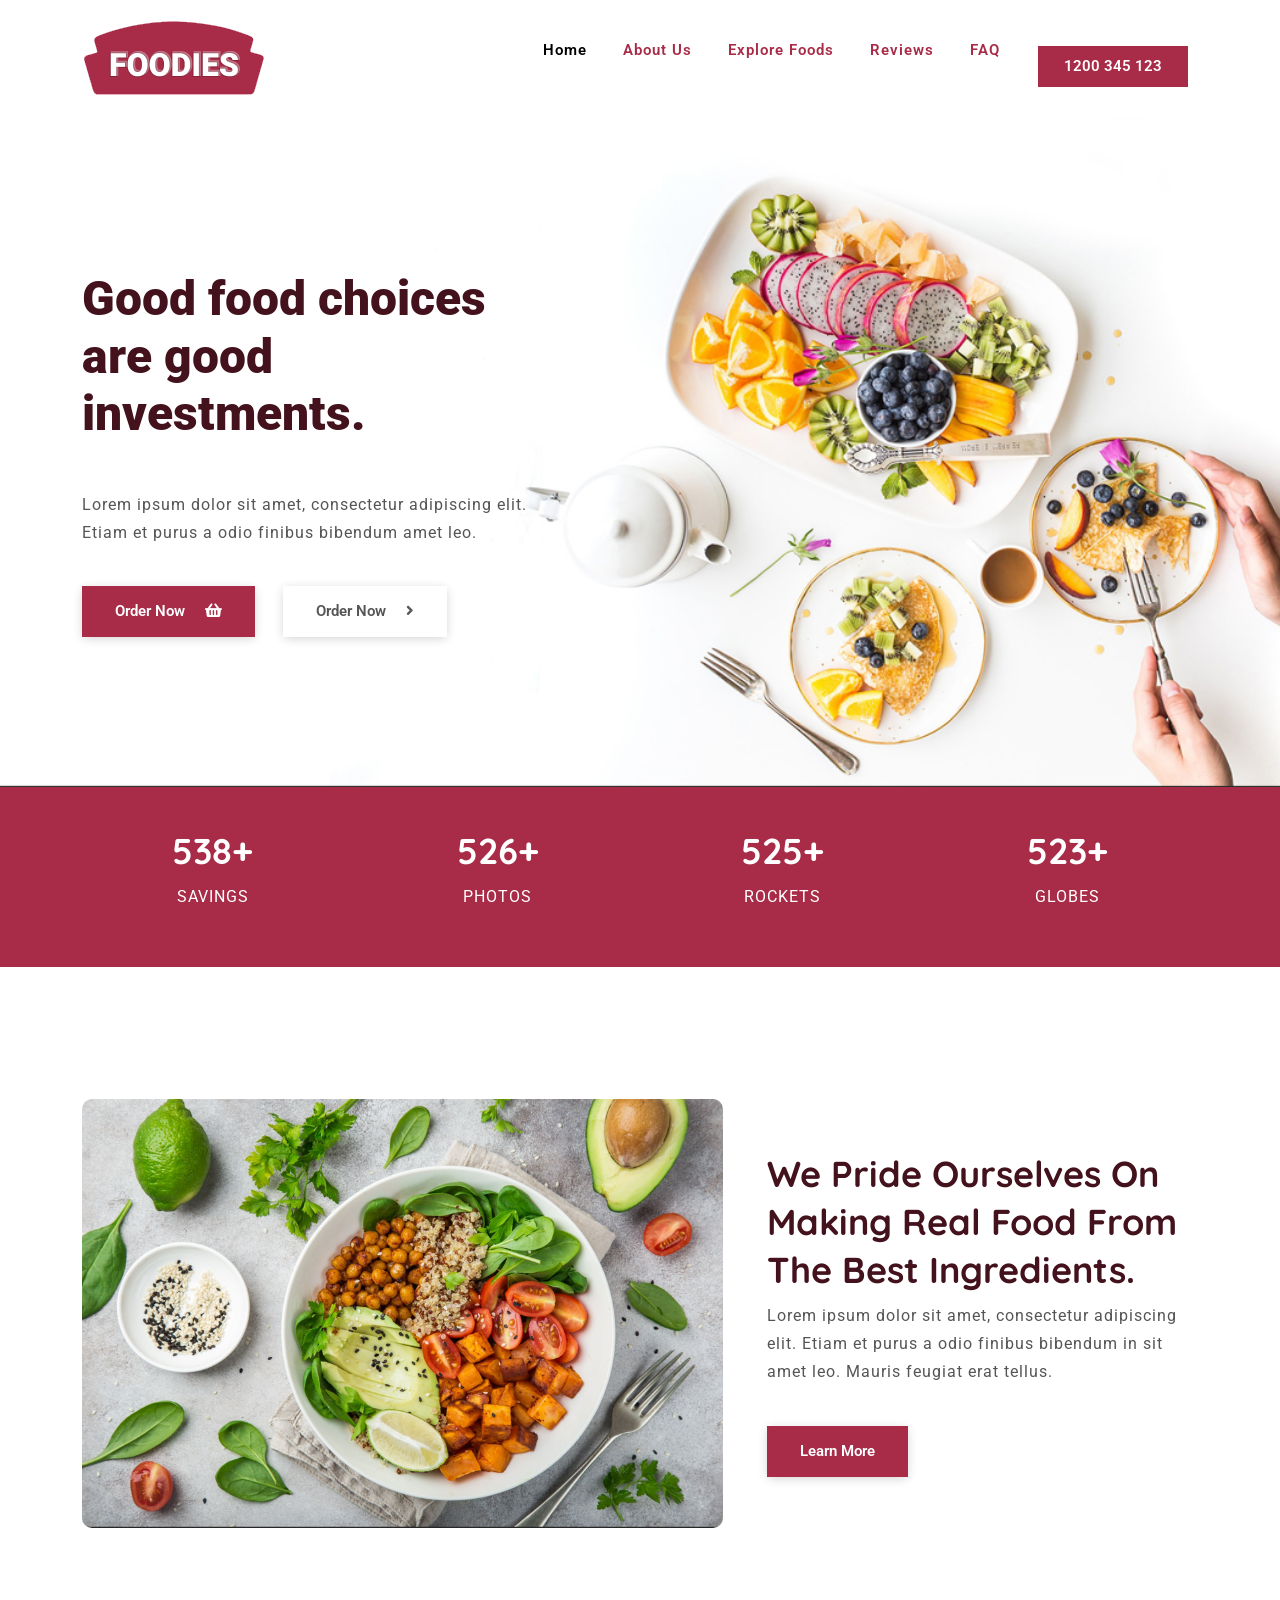
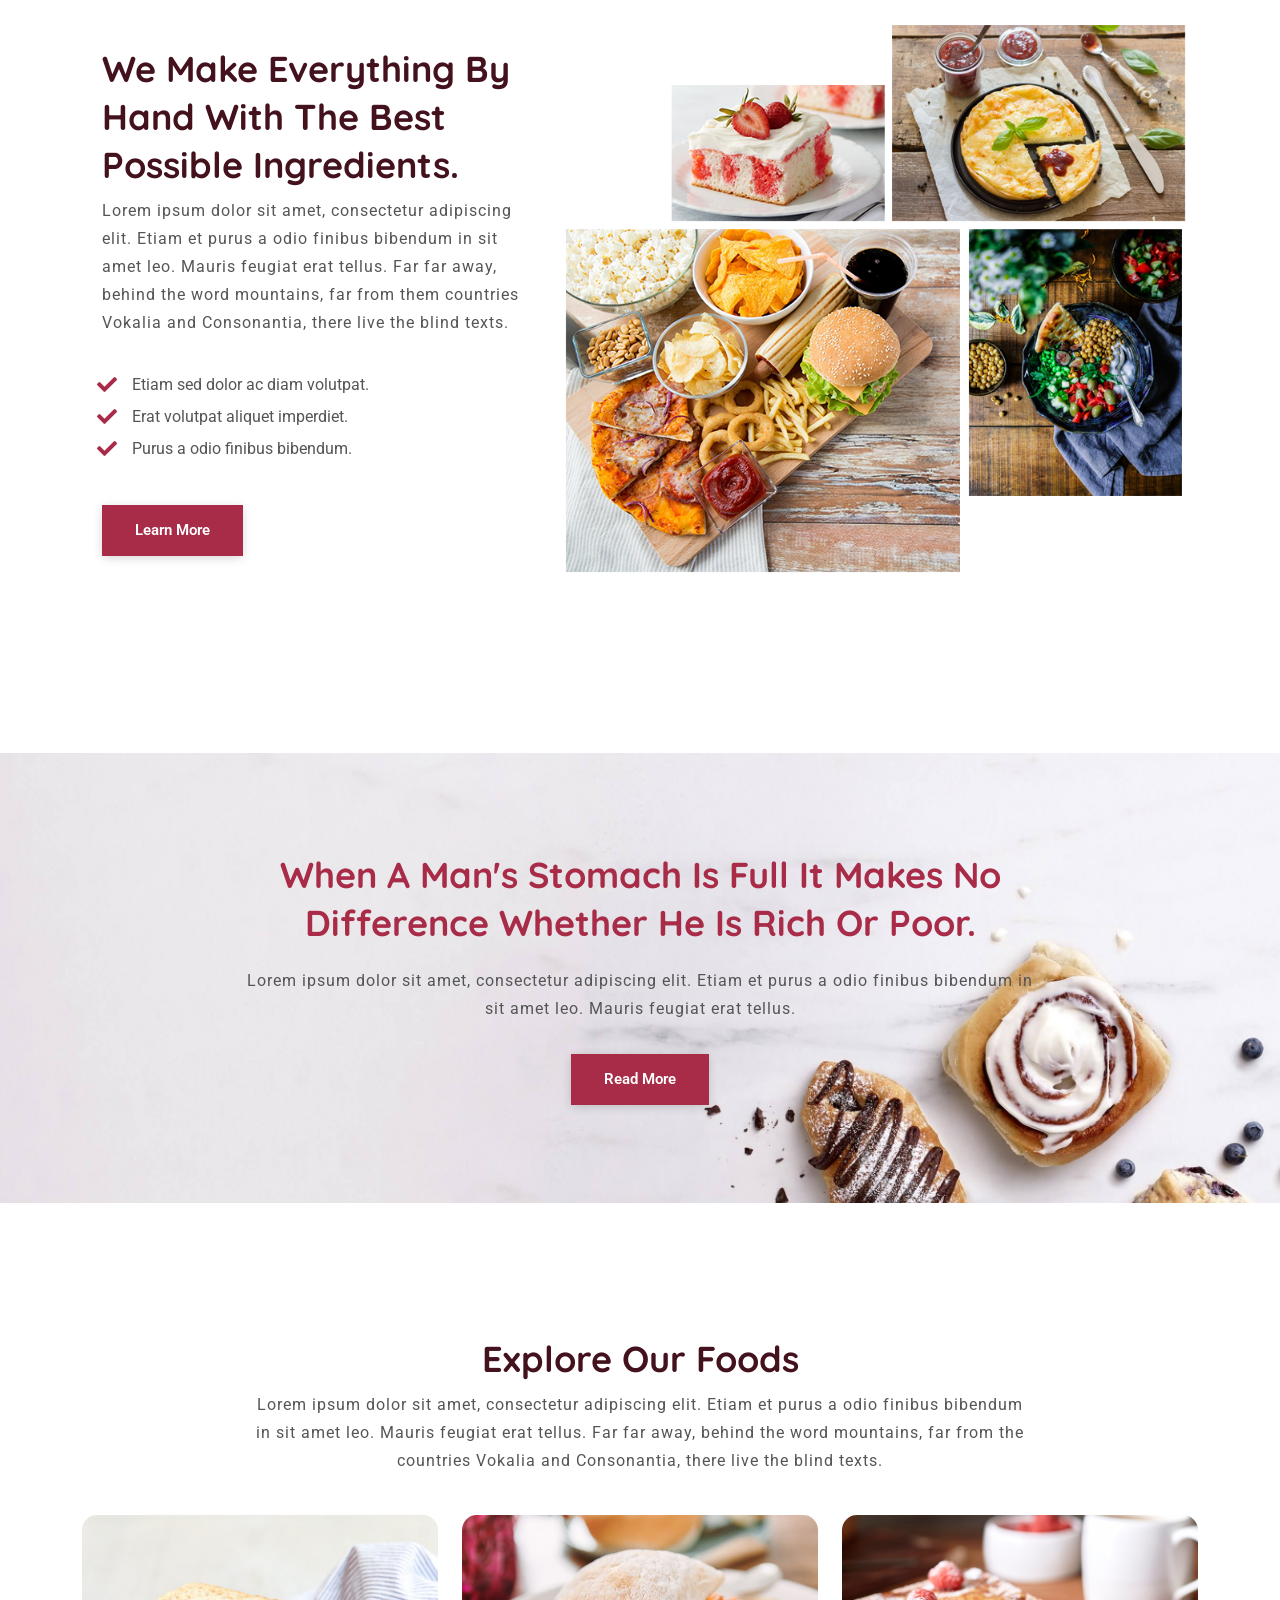
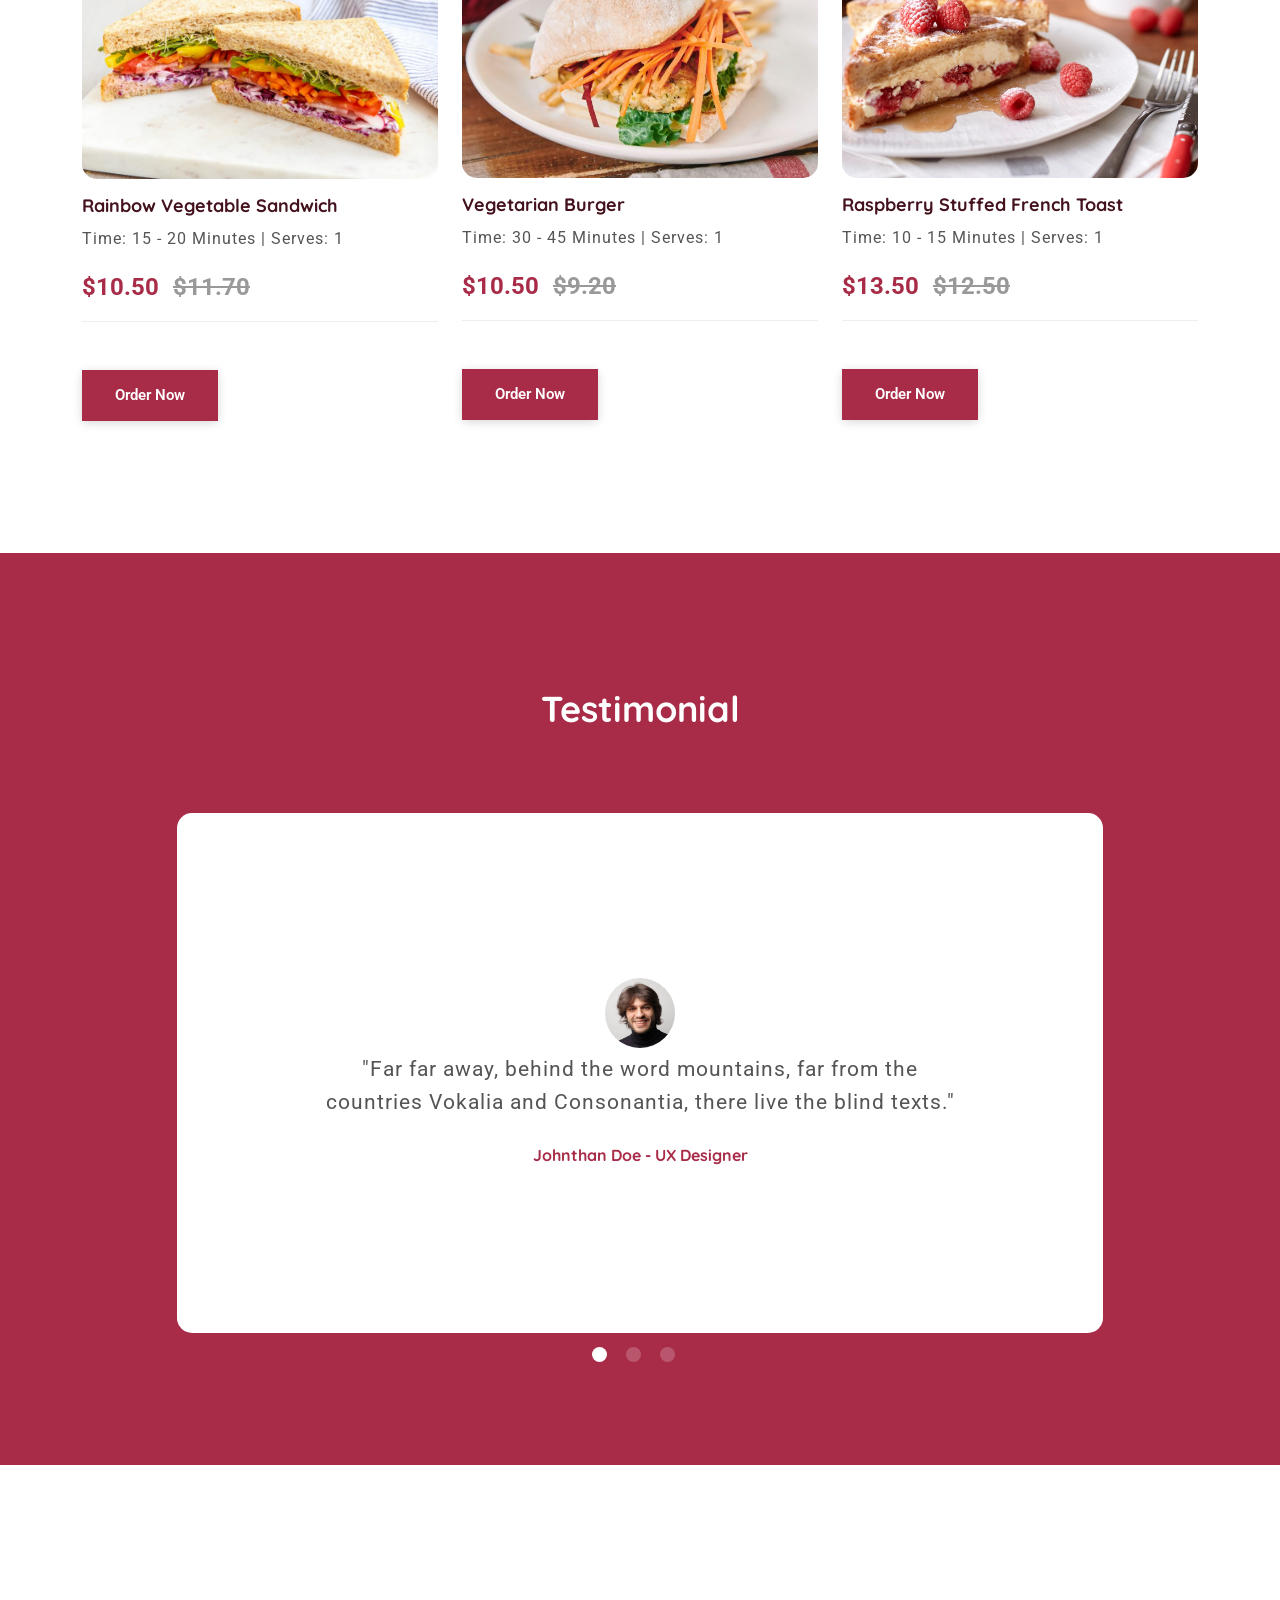
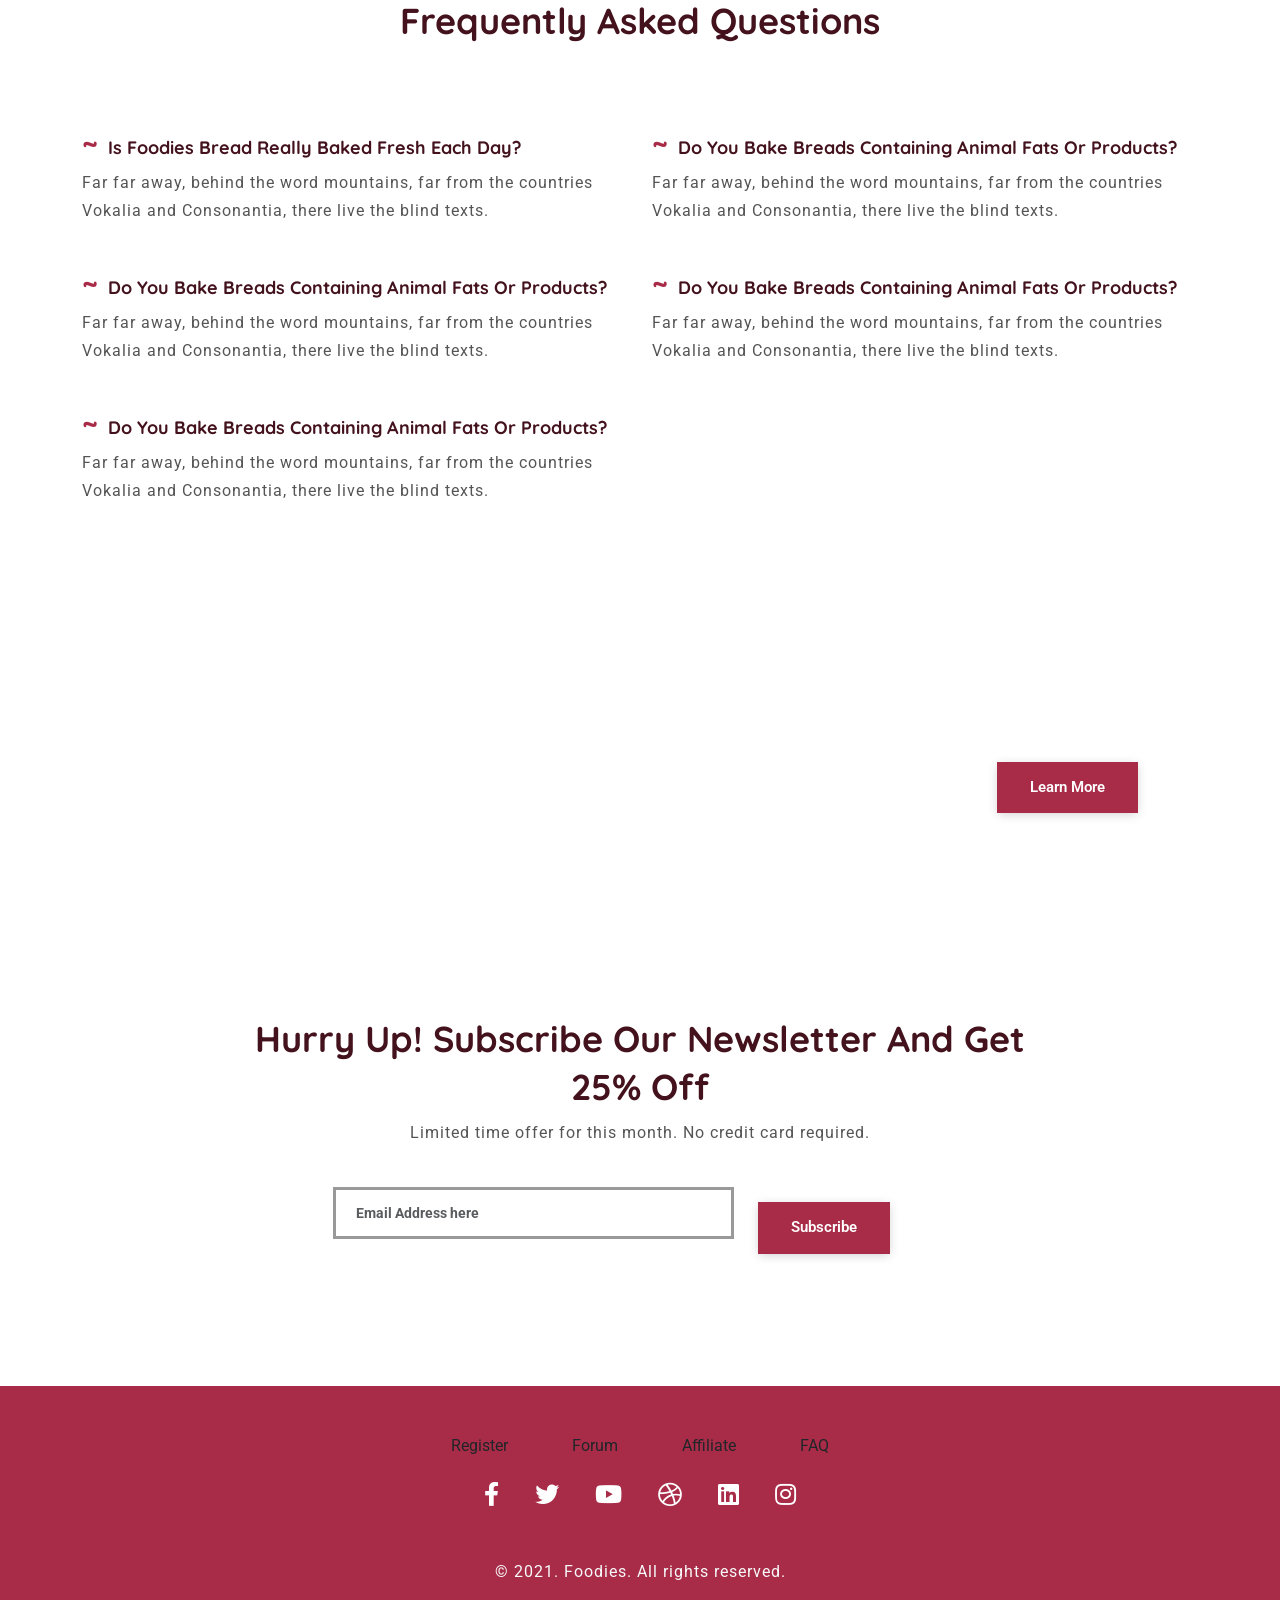
<file: index.html>
<!DOCTYPE html>
<html lang="en">

<head>
    <meta charset="UTF-8">
    <meta name="viewport" content="width=device-width, initial-scale=1.0">

    <title>Foodies</title>

    <!-- Bootstrap 5 CSS -->
    <link href="https://cdn.jsdelivr.net/npm/bootstrap@5.0.1/dist/css/bootstrap.min.css" rel="stylesheet">

    <!-- Font Awesome -->
    <link rel="stylesheet" href="https://cdnjs.cloudflare.com/ajax/libs/font-awesome/5.15.2/css/all.min.css">

    <!-- Custom CSS -->
    <link rel="stylesheet" href="style.css">
</head>

<body>

    <!-- ================= NAVBAR ================= -->

    <header>
        <nav class="navbar navbar-expand-lg navigation-wrap">

            <div class="container">

                <!-- Logo -->
                <a class="navbar-brand" href="#">
                    <img src="logo.png" alt="Foodies Logo">
                </a>

                <!-- Hamburger Button -->
                <button class="navbar-toggler"
                    type="button"
                    data-bs-toggle="collapse"
                    data-bs-target="#navbarText"
                    aria-controls="navbarText"
                    aria-expanded="false"
                    aria-label="Toggle navigation">

                    <i class="fas fa-stream navbar-toggler-icon"></i>

                </button>

                <!-- Navigation Links -->
                <div class="collapse navbar-collapse" id="navbarText">

                    <ul class="navbar-nav ms-auto mb-2 mb-lg-0">

                        <li class="nav-item">
                            <a class="nav-link active" href="#home">
                                Home
                            </a>
                        </li>

                        <li class="nav-item">
                            <a class="nav-link" href="./about.html">
                                About Us
                            </a>
                        </li>

                        <li class="nav-item">
                            <a class="nav-link" href="./explore-foods.html">
                                Explore Foods
                            </a>
                        </li>

                        <li class="nav-item">
                            <a class="nav-link" href="reviews.html">
                                Reviews
                            </a>
                        </li>

                        <li class="nav-item">
                            <a class="nav-link" href="faq.html">
                                FAQ
                            </a>
                        </li>

                        <li class="nav-item">
                            <button class="main-btn">
                                1200 345 123
                            </button>
                        </li>

                    </ul>

                </div>

            </div>

        </nav>
    </header>


    <!-- ================= HOME ================= -->

    <section id="home">

        <div class="container-fluid px-0 top-banner">

            <div class="container">

                <div class="row">

                    <div class="col-lg-5 col-md-7 col-sm-10 col-12">

                        <h1>
                            Good food choices are good investments.
                        </h1>

                        <p>
                            Lorem ipsum dolor sit amet, consectetur adipiscing elit.
                            Etiam et purus a odio finibus bibendum amet leo.
                        </p>

                        <div class="mt-4">

                            <button class="main-btn">
                                Order now
                                <i class="fas fa-shopping-basket ps-3"></i>
                            </button>

                            <button class="white-btn ms-lg-4 mt-lg-0 mt-4">
                                Order now
                                <i class="fas fa-angle-right ps-3"></i>
                            </button>

                        </div>

                    </div>

                </div>

            </div>

        </div>

    </section>


    <!-- ================= COUNTER ================= -->

    <section id="counter">

        <div class="counter-section">

            <div class="container">

                <div class="row text-center">

                    <div class="col-lg-3 col-md-6 col-sm-6 col-12 mb-lg-0 mb-5">

                        <h2>
                            <span id="count1">0</span>+
                        </h2>

                        <p>SAVINGS</p>

                    </div>


                    <div class="col-lg-3 col-md-6 col-sm-6 col-12 mb-lg-0 mb-5">

                        <h2>
                            <span id="count2">0</span>+
                        </h2>

                        <p>PHOTOS</p>

                    </div>


                    <div class="col-lg-3 col-md-6 col-sm-6 col-12 mb-lg-0 mb-5">

                        <h2>
                            <span id="count3">0</span>+
                        </h2>

                        <p>ROCKETS</p>

                    </div>


                    <div class="col-lg-3 col-md-6 col-sm-6 col-12 mb-lg-0 mb-5">

                        <h2>
                            <span id="count4">0</span>+
                        </h2>

                        <p>GLOBES</p>

                    </div>

                </div>

            </div>

        </div>

    </section>


    <!-- ================= ABOUT ================= -->

    <section id="about">

        <div class="about-section wrapper">

            <!-- First About Row -->

            <div class="container">

                <div class="row align-items-center">

                    <div class="col-lg-7 col-md-12 mb-lg-0 mb-5">

                        <div class="card border-0">

                            <img src="meal.PNG"
                                class="img-fluid"
                                alt="Food">

                        </div>

                    </div>


                    <div class="col-lg-5 col-md-12 text-sec">

                        <h2>
                            We pride ourselves on making real food from the best ingredients.
                        </h2>

                        <p>
                            Lorem ipsum dolor sit amet, consectetur adipiscing elit.
                            Etiam et purus a odio finibus bibendum in sit amet leo.
                            Mauris feugiat erat tellus.
                        </p>

                        <button class="main-btn mt-4">
                            Learn More
                        </button>

                    </div>

                </div>

            </div>


            <!-- Second About Row -->

            <div class="container food-type">

                <div class="row align-items-center">

                    <div class="col-lg-5 col-md-12 text-sec mb-lg-0 mb-5">

                        <h2>
                            We make everything by hand with the best possible ingredients.
                        </h2>

                        <p>
                            Lorem ipsum dolor sit amet, consectetur adipiscing elit.
                            Etiam et purus a odio finibus bibendum in sit amet leo.
                            Mauris feugiat erat tellus.
                            Far far away, behind the word mountains,
                            far from them countries Vokalia and Consonantia,
                            there live the blind texts.
                        </p>

                        <ul class="list-unstyled py-3">

                            <li>
                                Etiam sed dolor ac diam volutpat.
                            </li>

                            <li>
                                Erat volutpat aliquet imperdiet.
                            </li>

                            <li>
                                Purus a odio finibus bibendum.
                            </li>

                        </ul>

                        <button class="main-btn mt-4">
                            Learn More
                        </button>

                    </div>


                    <div class="col-lg-7 col-md-12">

                        <div class="card border-0">

                            <img src="img-2.png"
                                class="img-fluid"
                                alt="Fresh Food">

                        </div>

                    </div>

                </div>

            </div>

        </div>

    </section>


    <!-- ================= STORY ================= -->

    <section id="story">

        <div class="story-section">

            <div class="container">

                <div class="row">

                    <div class="col-12">

                        <div class="text-content text-center">

                            <h2>
                                When a man's stomach is full it makes no difference whether he is rich or poor.
                            </h2>

                            <p>
                                Lorem ipsum dolor sit amet, consectetur adipiscing elit.
                                Etiam et purus a odio finibus bibendum in sit amet leo.
                                Mauris feugiat erat tellus.
                            </p>

                            <button class="main-btn mt-3">
                                Read More
                            </button>

                        </div>

                    </div>

                </div>

            </div>

        </div>

    </section>


    <!-- ================= EXPLORE FOOD ================= -->

    <section id="explore-food">

        <div class="explore-food wrapper">

            <div class="container">

                <!-- Heading -->

                <div class="row">

                    <div class="col-12">

                        <div class="text-content text-center">

                            <h2>
                                Explore Our Foods
                            </h2>

                            <p>
                                Lorem ipsum dolor sit amet, consectetur adipiscing elit.
                                Etiam et purus a odio finibus bibendum in sit amet leo.
                                Mauris feugiat erat tellus.
                                Far far away, behind the word mountains,
                                far from the countries Vokalia and Consonantia,
                                there live the blind texts.
                            </p>

                        </div>

                    </div>

                </div>


                <!-- Food Cards -->

                <div class="row mt-4">

                    <!-- Food 1 -->

                    <div class="col-lg-4 col-md-6 col-12 mb-lg-0 mb-5">

                        <div class="card">

                            <img src="img-3.jpg"
                                class="img-fluid"
                                alt="Rainbow Vegetable Sandwich">

                            <div class="pt-3">

                                <h4>
                                    Rainbow Vegetable Sandwich
                                </h4>

                                <p>
                                    Time: 15 - 20 Minutes |
                                    Serves: 1
                                </p>

                                <span>
                                    $10.50
                                    <del>$11.70</del>
                                </span>

                                <br>

                                <button class="mt-4 main-btn">
                                    Order Now
                                </button>

                            </div>

                        </div>

                    </div>


                    <!-- Food 2 -->

                    <div class="col-lg-4 col-md-6 col-12 mb-lg-0 mb-5">

                        <div class="card">

                            <img src="img-4.jpg"
                                class="img-fluid"
                                alt="Vegetarian Burger">

                            <div class="pt-3">

                                <h4>
                                    Vegetarian Burger
                                </h4>

                                <p>
                                    Time: 30 - 45 Minutes |
                                    Serves: 1
                                </p>

                                <span>
                                    $10.50
                                    <del>$9.20</del>
                                </span>

                                <br>

                                <button class="mt-4 main-btn">
                                    Order Now
                                </button>

                            </div>

                        </div>

                    </div>


                    <!-- Food 3 -->

                    <div class="col-lg-4 col-md-6 col-12 mb-lg-0 mb-5">

                        <div class="card">

                            <img src="img-5.jpg"
                                class="img-fluid"
                                alt="Raspberry Stuffed French Toast">

                            <div class="pt-3">

                                <h4>
                                    Raspberry Stuffed French Toast
                                </h4>

                                <p>
                                    Time: 10 - 15 Minutes |
                                    Serves: 1
                                </p>

                                <span>
                                    $13.50
                                    <del>$12.50</del>
                                </span>

                                <br>

                                <button class="mt-4 main-btn">
                                    Order Now
                                </button>

                            </div>

                        </div>

                    </div>

                </div>

            </div>

        </div>

    </section>


    <!-- ================= TESTIMONIAL ================= -->

    <section id="testimonial">

        <div class="wrapper testimonial-section">

            <div class="container text-center">

                <div class="text-center pb-4">

                    <h2>
                        Testimonial
                    </h2>

                </div>


                <div class="row">

                    <div class="col-12 col-lg-10 offset-lg-1">

                        <div id="carouselExampleDark"
                            class="carousel slide"
                            data-bs-ride="carousel">

                            <!-- Indicators -->

                            <div class="carousel-indicators">

                                <button type="button"
                                    data-bs-target="#carouselExampleDark"
                                    data-bs-slide-to="0"
                                    class="active"
                                    aria-current="true"
                                    aria-label="Slide 1">
                                </button>

                                <button type="button"
                                    data-bs-target="#carouselExampleDark"
                                    data-bs-slide-to="1"
                                    aria-label="Slide 2">
                                </button>

                                <button type="button"
                                    data-bs-target="#carouselExampleDark"
                                    data-bs-slide-to="2"
                                    aria-label="Slide 3">
                                </button>

                            </div>


                            <!-- Slides -->

                            <div class="carousel-inner">

                                <!-- Review 1 -->

                                <div class="carousel-item active">

                                    <div class="carousel-caption">

                                        <img src="review-1.jpg"
                                            alt="Customer Review">

                                        <p>
                                            "Far far away, behind the word mountains,
                                            far from the countries Vokalia and Consonantia,
                                            there live the blind texts."
                                        </p>

                                        <h5>
                                            Johnthan Doe - UX Designer
                                        </h5>

                                    </div>

                                </div>


                                <!-- Review 2 -->

                                <div class="carousel-item">

                                    <div class="carousel-caption">

                                        <img src="review-2.jpg"
                                            alt="Customer Review">

                                        <p>
                                            "Far far away, behind the word mountains,
                                            far from the countries Vokalia and Consonantia,
                                            there live the blind texts."
                                        </p>

                                        <h5>
                                            John Doe - Front End Developer
                                        </h5>

                                    </div>

                                </div>

                            </div>


                            <!-- Previous Button -->

                            <button class="carousel-control-prev"
                                type="button"
                                data-bs-target="#carouselExampleDark"
                                data-bs-slide="prev">

                                <span class="carousel-control-prev-icon"
                                    aria-hidden="true">
                                </span>

                                <span class="visually-hidden">
                                    Previous
                                </span>

                            </button>


                            <!-- Next Button -->

                            <button class="carousel-control-next"
                                type="button"
                                data-bs-target="#carouselExampleDark"
                                data-bs-slide="next">

                                <span class="carousel-control-next-icon"
                                    aria-hidden="true">
                                </span>

                                <span class="visually-hidden">
                                    Next
                                </span>

                            </button>

                        </div>

                    </div>

                </div>

            </div>

        </div>

    </section>


    <!-- ================= FAQ ================= -->

    <section id="faq">

        <div class="faq wrapper">

            <div class="container">

                <!-- FAQ Heading -->

                <div class="row">

                    <div class="col-12">

                        <div class="text-center pb-4">

                            <h2>
                                Frequently Asked Questions
                            </h2>

                        </div>

                    </div>

                </div>


                <!-- FAQ Questions -->

                <div class="row pt-5">

                    <div class="col-lg-6 col-md-6 col-12 mb-4">

                        <h4>
                            <span>~</span>
                            Is Foodies Bread really baked fresh each day?
                        </h4>

                        <p>
                            Far far away, behind the word mountains,
                            far from the countries Vokalia and Consonantia,
                            there live the blind texts.
                        </p>

                    </div>


                    <div class="col-lg-6 col-md-6 col-12 mb-4">

                        <h4>
                            <span>~</span>
                            Do you bake breads containing animal fats or products?
                        </h4>

                        <p>
                            Far far away, behind the word mountains,
                            far from the countries Vokalia and Consonantia,
                            there live the blind texts.
                        </p>

                    </div>


                    <div class="col-lg-6 col-md-6 col-12 mb-4">

                        <h4>
                            <span>~</span>
                            Do you bake breads containing animal fats or products?
                        </h4>

                        <p>
                            Far far away, behind the word mountains,
                            far from the countries Vokalia and Consonantia,
                            there live the blind texts.
                        </p>

                    </div>


                    <div class="col-lg-6 col-md-6 col-12 mb-4">

                        <h4>
                            <span>~</span>
                            Do you bake breads containing animal fats or products?
                        </h4>

                        <p>
                            Far far away, behind the word mountains,
                            far from the countries Vokalia and Consonantia,
                            there live the blind texts.
                        </p>

                    </div>


                    <div class="col-lg-6 col-md-6 col-12 mb-4">

                        <h4>
                            <span>~</span>
                            Do you bake breads containing animal fats or products?
                        </h4>

                        <p>
                            Far far away, behind the word mountains,
                            far from the countries Vokalia and Consonantia,
                            there live the blind texts.
                        </p>

                    </div>

                </div>

            </div>

        </div>

    </section>


    <!-- section-7 book-food-->
<section id="book-food">
    <div class="book-food">
        <div class="container book-food-text">
            <div class="row text-center">
                <div class="col-lg-9 col-md-12">
                    <h2>Baked fresh daily by bakers with passion.</h2>
                </div>
                <div class="col-lg-3 col-md-12 mt-lg-0 mt-4">
                    <button class="main-btn">Learn more</button>
                </div>
            </div>
        </div>
    </div>
</section>

<!-- section-8 newslettar-->
<section id="newslettar">
    <div class="newslettar wrapper">
        <div class="container">
            <div class="row">
                <div class="div class= col-sm-12">
                    <div class="text-content text-center pb-4">
                        <h2>Hurry up! Subscribe our newsletter 
                        and get 25% Off</h2>
                        <p>Limited time offer for this month. No credit card required. </p>
                    </div>
                    <form class="newsletter">
                        <div class="row">
                             <div class="col-md-8 col-12">
                                <input class="form-control" placeholder="Email Address here" name="email" type="email">
                            </div>
                            <div class="col-md-4 col-12">
                                <button class="main-btn" type="submit">Subscribe</button>
                            </div>
                        </div>
                    </form>
                </div>
            </div>
        </div>
    </div>
</section>



<!-- section-9 footer-->
<footer id="footer">
    <div class="footer py-5">
        <div class="container">
            <div class="row">
                <div class="col-md-12 text-center">
                    <a class="footer-link" href="#">Register</a>
                    <a class="footer-link" href="#">Forum</a>
                    <a class="footer-link" href="#">Affiliate</a>
                    <a class="footer-link" href="#">FAQ</a>
                    <div class="footer-social pt-4 text-center">
                        <a href="#"><i class="fab fa-facebook-f"></i></a>
                        <a href="#"><i class="fab fa-twitter"></i></a>
                        <a href="#"><i class="fab fa-youtube"></i></a>
                        <a href="#"><i class="fab fa-dribbble"></i></a>
                        <a href="#"><i class="fab fa-linkedin"></i></a>
                        <a href="#"><i class="fab fa-instagram"></i></a>
                    </div>
                </div>
                <div class="col-sm-12">
                    <div class="footer-copy">
                        <div class="copy-right text-center pt-5">
                            <p class="text-light">© 2021. Foodies. All rights reserved.</p>
                        </div>
                    </div>
                </div>
            </div>
        </div>
    </div>
</footer>


    <!-- Bootstrap JavaScript -->
    <script src="https://cdn.jsdelivr.net/npm/bootstrap@5.0.1/dist/js/bootstrap.bundle.min.js"></script>

    <!-- Your JavaScript -->
    <script src="main.js"></script>

</body>

</html>
</file>
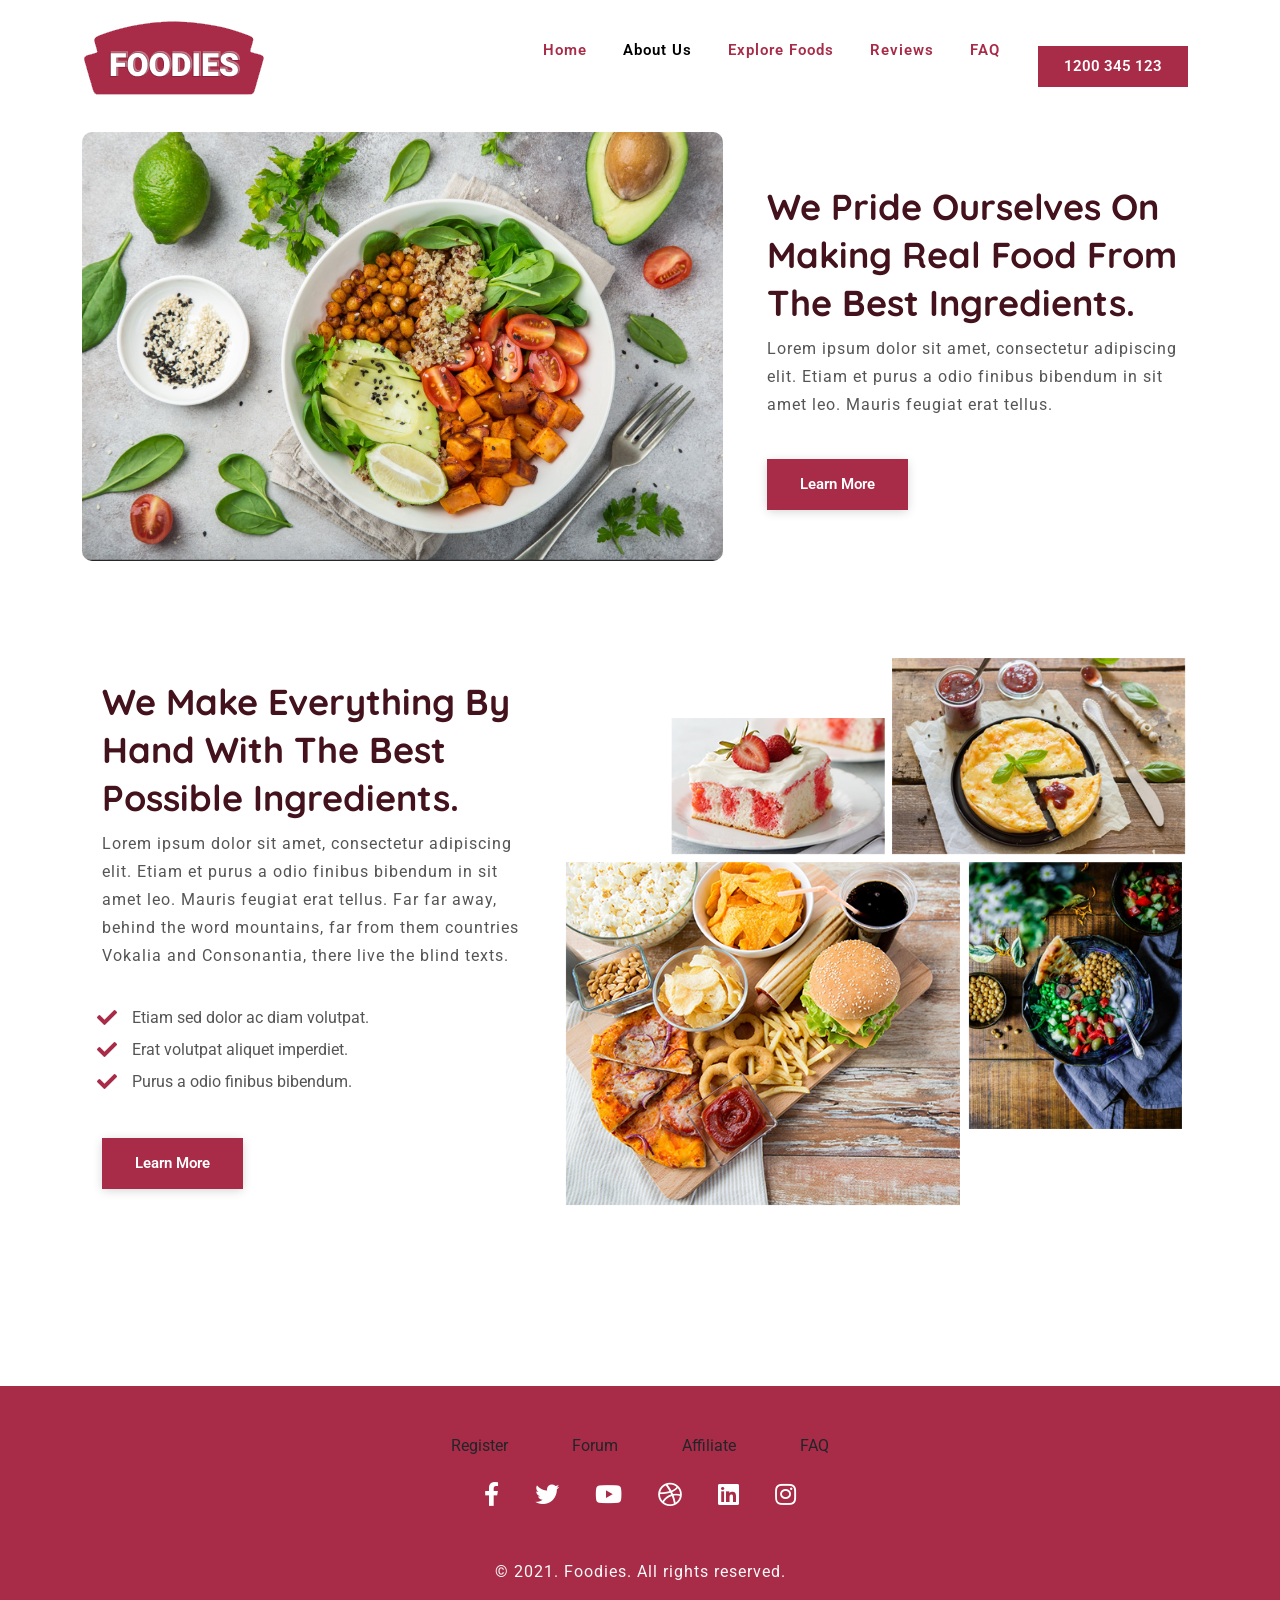
<file: about.html>
<!DOCTYPE html>
<html lang="en">

<head>

    <meta charset="UTF-8">
    <meta name="viewport" content="width=device-width, initial-scale=1.0">

    <title>About Us | Foodies</title>

    <!-- Bootstrap 5 CSS -->
    <link href="https://cdn.jsdelivr.net/npm/bootstrap@5.0.1/dist/css/bootstrap.min.css"
        rel="stylesheet">

    <!-- Font Awesome -->
    <link rel="stylesheet"
        href="https://cdnjs.cloudflare.com/ajax/libs/font-awesome/5.15.2/css/all.min.css">

    <!-- Custom CSS -->
    <link rel="stylesheet" href="style.css">

</head>

<body>

    <!-- ================= NAVBAR ================= -->

    <header>

        <nav class="navbar navbar-expand-lg navigation-wrap">

            <div class="container">

                <!-- Logo -->
                <a class="navbar-brand" href="index.html">
                    <img src="logo.png" alt="Foodies Logo">
                </a>


                <!-- Hamburger Button -->
                <button class="navbar-toggler"
                    type="button"
                    data-bs-toggle="collapse"
                    data-bs-target="#navbarText"
                    aria-controls="navbarText"
                    aria-expanded="false"
                    aria-label="Toggle navigation">

                    <i class="fas fa-stream navbar-toggler-icon"></i>

                </button>


                <!-- Navigation Links -->
                <div class="collapse navbar-collapse" id="navbarText">

                    <ul class="navbar-nav ms-auto mb-2 mb-lg-0">

                        <!-- Home -->
                        <li class="nav-item">
                            <a class="nav-link" href="index.html">
                                Home
                            </a>
                        </li>


                        <!-- About Us -->
                        <li class="nav-item">
                            <a class="nav-link active" href="about.html">
                                About Us
                            </a>
                        </li>


                        <!-- Explore Foods -->
                        <li class="nav-item">
                            <a class="nav-link" href="explore-foods.html">
                                Explore Foods
                            </a>
                        </li>


                        <!-- Reviews -->
                        <li class="nav-item">
                            <a class="nav-link" href="reviews.html">
                                Reviews
                            </a>
                        </li>


                        <!-- FAQ -->
                        <li class="nav-item">
                            <a class="nav-link" href="faq.html">
                                FAQ
                            </a>
                        </li>


                        <!-- Phone Button -->
                        <li class="nav-item">
                            <button class="main-btn">
                                1200 345 123
                            </button>
                        </li>

                    </ul>

                </div>

            </div>

        </nav>

    </header>


    <!-- ================= ABOUT ================= -->

    <section id="about">

        <div class="about-section wrapper">


            <!-- First About Row -->

            <div class="container">

                <div class="row align-items-center">


                    <!-- Image -->

                    <div class="col-lg-7 col-md-12 mb-lg-0 mb-5">

                        <div class="card border-0">

                            <img src="meal.PNG"
                                class="img-fluid"
                                alt="Food">

                        </div>

                    </div>


                    <!-- Text -->

                    <div class="col-lg-5 col-md-12 text-sec">

                        <h2>
                            We pride ourselves on making real food
                            from the best ingredients.
                        </h2>

                        <p>
                            Lorem ipsum dolor sit amet, consectetur
                            adipiscing elit. Etiam et purus a odio
                            finibus bibendum in sit amet leo.
                            Mauris feugiat erat tellus.
                        </p>

                        <button class="main-btn mt-4">
                            Learn More
                        </button>

                    </div>

                </div>

            </div>


            <!-- Second About Row -->

            <div class="container food-type">

                <div class="row align-items-center">


                    <!-- Text -->

                    <div class="col-lg-5 col-md-12 text-sec mb-lg-0 mb-5">

                        <h2>
                            We make everything by hand with the
                            best possible ingredients.
                        </h2>

                        <p>
                            Lorem ipsum dolor sit amet, consectetur
                            adipiscing elit. Etiam et purus a odio
                            finibus bibendum in sit amet leo.
                            Mauris feugiat erat tellus.

                            Far far away, behind the word mountains,
                            far from them countries Vokalia and
                            Consonantia, there live the blind texts.
                        </p>


                        <ul class="list-unstyled py-3">

                            <li>
                                Etiam sed dolor ac diam volutpat.
                            </li>

                            <li>
                                Erat volutpat aliquet imperdiet.
                            </li>

                            <li>
                                Purus a odio finibus bibendum.
                            </li>

                        </ul>


                        <button class="main-btn mt-4">
                            Learn More
                        </button>

                    </div>


                    <!-- Image -->

                    <div class="col-lg-7 col-md-12">

                        <div class="card border-0">

                            <img src="img-2.png"
                                class="img-fluid"
                                alt="Fresh Food">

                        </div>

                    </div>

                </div>

            </div>

        </div>

    </section>

    <!-- section-9 footer-->
<footer id="footer">
    <div class="footer py-5">
        <div class="container">
            <div class="row">
                <div class="col-md-12 text-center">
                    <a class="footer-link" href="#">Register</a>
                    <a class="footer-link" href="#">Forum</a>
                    <a class="footer-link" href="#">Affiliate</a>
                    <a class="footer-link" href="#">FAQ</a>
                    <div class="footer-social pt-4 text-center">
                        <a href="#"><i class="fab fa-facebook-f"></i></a>
                        <a href="#"><i class="fab fa-twitter"></i></a>
                        <a href="#"><i class="fab fa-youtube"></i></a>
                        <a href="#"><i class="fab fa-dribbble"></i></a>
                        <a href="#"><i class="fab fa-linkedin"></i></a>
                        <a href="#"><i class="fab fa-instagram"></i></a>
                    </div>
                </div>
                <div class="col-sm-12">
                    <div class="footer-copy">
                        <div class="copy-right text-center pt-5">
                            <p class="text-light">© 2021. Foodies. All rights reserved.</p>
                        </div>
                    </div>
                </div>
            </div>
        </div>
    </div>
</footer>


    <!-- ================= BOOTSTRAP JAVASCRIPT ================= -->

    <script src="https://cdn.jsdelivr.net/npm/bootstrap@5.0.1/dist/js/bootstrap.bundle.min.js"></script>


    <!-- Your JavaScript -->

    <script src="main.js"></script>

</body>

</html>
</file>
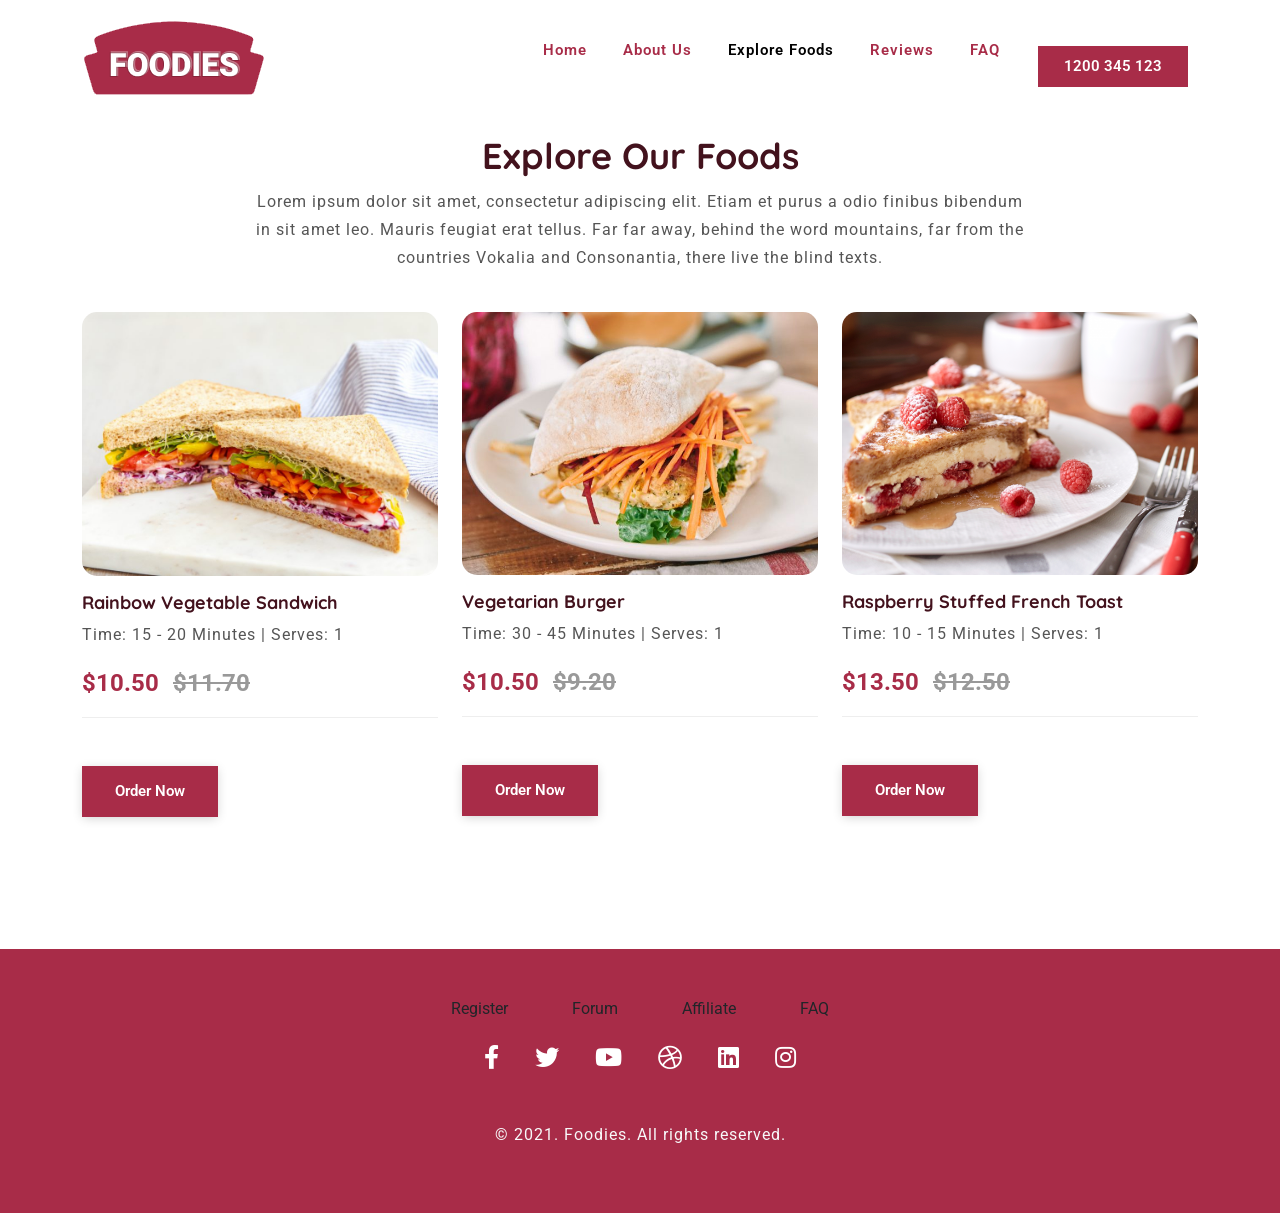
<file: explore-foods.html>
<!DOCTYPE html>
<html lang="en">

<head>

    <meta charset="UTF-8">
    <meta name="viewport" content="width=device-width, initial-scale=1.0">

    <title>Explore Foods | Foodies</title>

    <!-- Bootstrap 5 CSS -->
    <link href="https://cdn.jsdelivr.net/npm/bootstrap@5.0.1/dist/css/bootstrap.min.css"
        rel="stylesheet">

    <!-- Font Awesome -->
    <link rel="stylesheet"
        href="https://cdnjs.cloudflare.com/ajax/libs/font-awesome/5.15.2/css/all.min.css">

    <!-- Custom CSS -->
    <link rel="stylesheet" href="style.css">

</head>

<body>

    <!-- ================= NAVBAR ================= -->

    <header>

        <nav class="navbar navbar-expand-lg navigation-wrap">

            <div class="container">

                <!-- Logo -->
                <a class="navbar-brand" href="index.html">
                    <img src="logo.png" alt="Foodies Logo">
                </a>


                <!-- Hamburger Button -->
                <button class="navbar-toggler"
                    type="button"
                    data-bs-toggle="collapse"
                    data-bs-target="#navbarText"
                    aria-controls="navbarText"
                    aria-expanded="false"
                    aria-label="Toggle navigation">

                    <i class="fas fa-stream navbar-toggler-icon"></i>

                </button>


                <!-- Navigation Links -->
                <div class="collapse navbar-collapse" id="navbarText">

                    <ul class="navbar-nav ms-auto mb-2 mb-lg-0">

                        <!-- Home -->
                        <li class="nav-item">
                            <a class="nav-link" href="index.html">
                                Home
                            </a>
                        </li>


                        <!-- About Us -->
                        <li class="nav-item">
                            <a class="nav-link" href="./about.html">
                                About Us
                            </a>
                        </li>


                        <!-- Explore Foods -->
                        <li class="nav-item">
                            <a class="nav-link active" href="./explore-foods.html">
                                Explore Foods
                            </a>
                        </li>


                        <!-- Reviews -->
                        <li class="nav-item">
                            <a class="nav-link" href="reviews.html">
                                Reviews
                            </a>
                        </li>


                        <!-- FAQ -->
                        <li class="nav-item">
                            <a class="nav-link" href="faq.html">
                                FAQ
                            </a>
                        </li>


                        <!-- Phone Button -->
                        <li class="nav-item">
                            <button class="main-btn">
                                1200 345 123
                            </button>
                        </li>

                    </ul>

                </div>

            </div>

        </nav>

    </header>


    <!-- ================= EXPLORE FOOD ================= -->

    <section id="explore-food">

        <div class="explore-food wrapper">

            <div class="container">

                <!-- Heading -->

                <div class="row">

                    <div class="col-12">

                        <div class="text-content text-center">

                            <h2>
                                Explore Our Foods
                            </h2>

                            <p>
                                Lorem ipsum dolor sit amet, consectetur adipiscing elit.
                                Etiam et purus a odio finibus bibendum in sit amet leo.
                                Mauris feugiat erat tellus.
                                Far far away, behind the word mountains,
                                far from the countries Vokalia and Consonantia,
                                there live the blind texts.
                            </p>

                        </div>

                    </div>

                </div>


                <!-- Food Cards -->

                <div class="row mt-4">

                    <!-- Food 1 -->

                    <div class="col-lg-4 col-md-6 col-12 mb-lg-0 mb-5">

                        <div class="card">

                            <img src="img-3.jpg"
                                class="img-fluid"
                                alt="Rainbow Vegetable Sandwich">

                            <div class="pt-3">

                                <h4>
                                    Rainbow Vegetable Sandwich
                                </h4>

                                <p>
                                    Time: 15 - 20 Minutes |
                                    Serves: 1
                                </p>

                                <span>
                                    $10.50
                                    <del>$11.70</del>
                                </span>

                                <br>

                                <button class="mt-4 main-btn">
                                    Order Now
                                </button>

                            </div>

                        </div>

                    </div>


                    <!-- Food 2 -->

                    <div class="col-lg-4 col-md-6 col-12 mb-lg-0 mb-5">

                        <div class="card">

                            <img src="img-4.jpg"
                                class="img-fluid"
                                alt="Vegetarian Burger">

                            <div class="pt-3">

                                <h4>
                                    Vegetarian Burger
                                </h4>

                                <p>
                                    Time: 30 - 45 Minutes |
                                    Serves: 1
                                </p>

                                <span>
                                    $10.50
                                    <del>$9.20</del>
                                </span>

                                <br>

                                <button class="mt-4 main-btn">
                                    Order Now
                                </button>

                            </div>

                        </div>

                    </div>


                    <!-- Food 3 -->

                    <div class="col-lg-4 col-md-6 col-12 mb-lg-0 mb-5">

                        <div class="card">

                            <img src="img-5.jpg"
                                class="img-fluid"
                                alt="Raspberry Stuffed French Toast">

                            <div class="pt-3">

                                <h4>
                                    Raspberry Stuffed French Toast
                                </h4>

                                <p>
                                    Time: 10 - 15 Minutes |
                                    Serves: 1
                                </p>

                                <span>
                                    $13.50
                                    <del>$12.50</del>
                                </span>

                                <br>

                                <button class="mt-4 main-btn">
                                    Order Now
                                </button>

                            </div>

                        </div>

                    </div>

                </div>

            </div>

        </div>

    </section>

    <!-- section-9 footer-->
<footer id="footer">
    <div class="footer py-5">
        <div class="container">
            <div class="row">
                <div class="col-md-12 text-center">
                    <a class="footer-link" href="#">Register</a>
                    <a class="footer-link" href="#">Forum</a>
                    <a class="footer-link" href="#">Affiliate</a>
                    <a class="footer-link" href="#">FAQ</a>
                    <div class="footer-social pt-4 text-center">
                        <a href="#"><i class="fab fa-facebook-f"></i></a>
                        <a href="#"><i class="fab fa-twitter"></i></a>
                        <a href="#"><i class="fab fa-youtube"></i></a>
                        <a href="#"><i class="fab fa-dribbble"></i></a>
                        <a href="#"><i class="fab fa-linkedin"></i></a>
                        <a href="#"><i class="fab fa-instagram"></i></a>
                    </div>
                </div>
                <div class="col-sm-12">
                    <div class="footer-copy">
                        <div class="copy-right text-center pt-5">
                            <p class="text-light">© 2021. Foodies. All rights reserved.</p>
                        </div>
                    </div>
                </div>
            </div>
        </div>
    </div>
</footer>


    <!-- ================= BOOTSTRAP JAVASCRIPT ================= -->

    <script src="https://cdn.jsdelivr.net/npm/bootstrap@5.0.1/dist/js/bootstrap.bundle.min.js"></script>


    <!-- Your JavaScript -->

    <script src="main.js"></script>

</body>

</html>
</file>
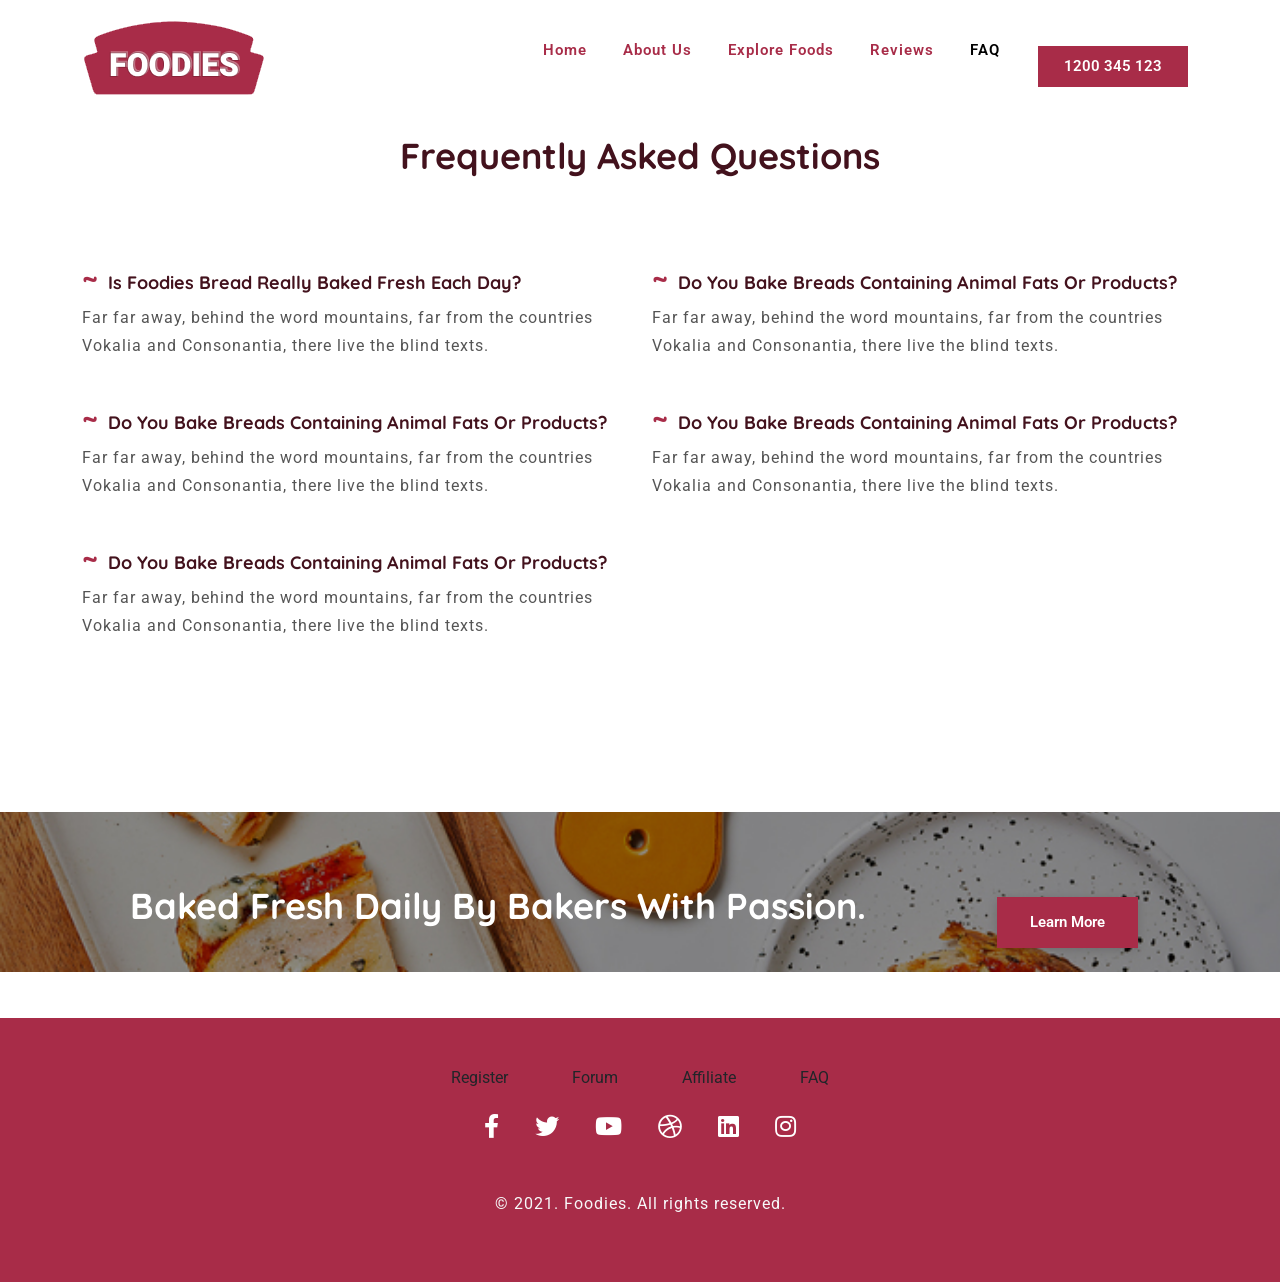
<file: faq.html>
<!DOCTYPE html>
<html lang="en">

<head>

    <meta charset="UTF-8">
    <meta name="viewport" content="width=device-width, initial-scale=1.0">

    <title>About Us | Foodies</title>

    <!-- Bootstrap 5 CSS -->
    <link href="https://cdn.jsdelivr.net/npm/bootstrap@5.0.1/dist/css/bootstrap.min.css"
        rel="stylesheet">

    <!-- Font Awesome -->
    <link rel="stylesheet"
        href="https://cdnjs.cloudflare.com/ajax/libs/font-awesome/5.15.2/css/all.min.css">

    <!-- Custom CSS -->
    <link rel="stylesheet" href="style.css">

</head>

<body>

    <!-- ================= NAVBAR ================= -->

    <header>

        <nav class="navbar navbar-expand-lg navigation-wrap">

            <div class="container">

                <!-- Logo -->
                <a class="navbar-brand" href="index.html">
                    <img src="logo.png" alt="Foodies Logo">
                </a>


                <!-- Hamburger Button -->
                <button class="navbar-toggler"
                    type="button"
                    data-bs-toggle="collapse"
                    data-bs-target="#navbarText"
                    aria-controls="navbarText"
                    aria-expanded="false"
                    aria-label="Toggle navigation">

                    <i class="fas fa-stream navbar-toggler-icon"></i>

                </button>


                <!-- Navigation Links -->
                <div class="collapse navbar-collapse" id="navbarText">

                    <ul class="navbar-nav ms-auto mb-2 mb-lg-0">

                        <!-- Home -->
                        <li class="nav-item">
                            <a class="nav-link" href="index.html">
                                Home
                            </a>
                        </li>


                        <!-- About Us -->
                        <li class="nav-item">
                            <a class="nav-link" href="about.html">
                                About Us
                            </a>
                        </li>


                        <!-- Explore Foods -->
                        <li class="nav-item">
                            <a class="nav-link" href="explore-foods.html">
                                Explore Foods
                            </a>
                        </li>


                        <!-- Reviews -->
                        <li class="nav-item">
                            <a class="nav-link" href="reviews.html">
                                Reviews
                            </a>
                        </li>


                        <!-- FAQ -->
                        <li class="nav-item">
                            <a class="nav-link active" href="faq.html">
                                FAQ
                            </a>
                        </li>


                        <!-- Phone Button -->
                        <li class="nav-item">
                            <button class="main-btn">
                                1200 345 123
                            </button>
                        </li>

                    </ul>

                </div>

            </div>

        </nav>

    </header>


    <!-- ================= FAQ ================= -->

    <section id="faq">

        <div class="faq wrapper">

            <div class="container">

                <!-- FAQ Heading -->

                <div class="row">

                    <div class="col-12">

                        <div class="text-center pb-4">

                            <h2>
                                Frequently Asked Questions
                            </h2>

                        </div>

                    </div>

                </div>


                <!-- FAQ Questions -->

                <div class="row pt-5">

                    <div class="col-lg-6 col-md-6 col-12 mb-4">

                        <h4>
                            <span>~</span>
                            Is Foodies Bread really baked fresh each day?
                        </h4>

                        <p>
                            Far far away, behind the word mountains,
                            far from the countries Vokalia and Consonantia,
                            there live the blind texts.
                        </p>

                    </div>


                    <div class="col-lg-6 col-md-6 col-12 mb-4">

                        <h4>
                            <span>~</span>
                            Do you bake breads containing animal fats or products?
                        </h4>

                        <p>
                            Far far away, behind the word mountains,
                            far from the countries Vokalia and Consonantia,
                            there live the blind texts.
                        </p>

                    </div>


                    <div class="col-lg-6 col-md-6 col-12 mb-4">

                        <h4>
                            <span>~</span>
                            Do you bake breads containing animal fats or products?
                        </h4>

                        <p>
                            Far far away, behind the word mountains,
                            far from the countries Vokalia and Consonantia,
                            there live the blind texts.
                        </p>

                    </div>


                    <div class="col-lg-6 col-md-6 col-12 mb-4">

                        <h4>
                            <span>~</span>
                            Do you bake breads containing animal fats or products?
                        </h4>

                        <p>
                            Far far away, behind the word mountains,
                            far from the countries Vokalia and Consonantia,
                            there live the blind texts.
                        </p>

                    </div>


                    <div class="col-lg-6 col-md-6 col-12 mb-4">

                        <h4>
                            <span>~</span>
                            Do you bake breads containing animal fats or products?
                        </h4>

                        <p>
                            Far far away, behind the word mountains,
                            far from the countries Vokalia and Consonantia,
                            there live the blind texts.
                        </p>

                    </div>

                </div>

            </div>

        </div>

    </section>


    <!-- section-7 book-food-->
<section id="book-food">
    <div class="book-food">
        <div class="container book-food-text">
            <div class="row text-center">
                <div class="col-lg-9 col-md-12">
                    <h2>Baked fresh daily by bakers with passion.</h2>
                </div>
                <div class="col-lg-3 col-md-12 mt-lg-0 mt-4">
                    <button class="main-btn">Learn more</button>
                </div>
            </div>
        </div>
    </div>
</section>

    <!-- section-9 footer-->
<footer id="footer">
    <div class="footer py-5">
        <div class="container">
            <div class="row">
                <div class="col-md-12 text-center">
                    <a class="footer-link" href="#">Register</a>
                    <a class="footer-link" href="#">Forum</a>
                    <a class="footer-link" href="#">Affiliate</a>
                    <a class="footer-link" href="#">FAQ</a>
                    <div class="footer-social pt-4 text-center">
                        <a href="#"><i class="fab fa-facebook-f"></i></a>
                        <a href="#"><i class="fab fa-twitter"></i></a>
                        <a href="#"><i class="fab fa-youtube"></i></a>
                        <a href="#"><i class="fab fa-dribbble"></i></a>
                        <a href="#"><i class="fab fa-linkedin"></i></a>
                        <a href="#"><i class="fab fa-instagram"></i></a>
                    </div>
                </div>
                <div class="col-sm-12">
                    <div class="footer-copy">
                        <div class="copy-right text-center pt-5">
                            <p class="text-light">© 2021. Foodies. All rights reserved.</p>
                        </div>
                    </div>
                </div>
            </div>
        </div>
    </div>
</footer>


    <!-- ================= BOOTSTRAP JAVASCRIPT ================= -->

    <script src="https://cdn.jsdelivr.net/npm/bootstrap@5.0.1/dist/js/bootstrap.bundle.min.js"></script>


    <!-- Your JavaScript -->

    <script src="main.js"></script>

</body>

</html>
</file>
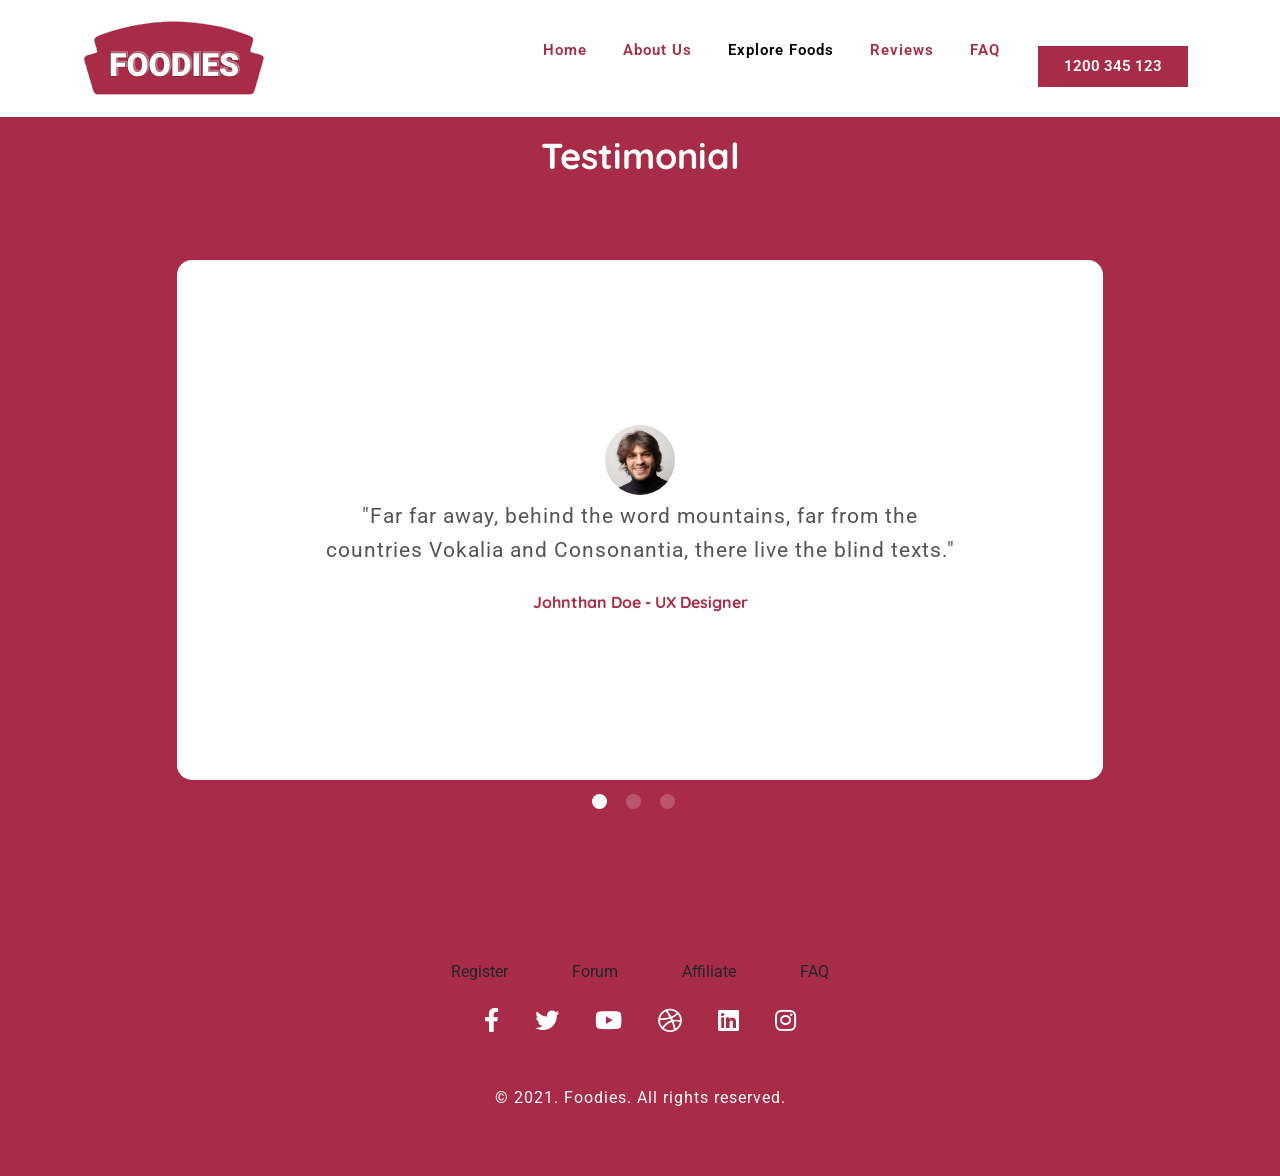
<file: reviews.html>
<!DOCTYPE html>
<html lang="en">

<head>

    <meta charset="UTF-8">
    <meta name="viewport" content="width=device-width, initial-scale=1.0">

    <title>About Us | Foodies</title>

    <!-- Bootstrap 5 CSS -->
    <link href="https://cdn.jsdelivr.net/npm/bootstrap@5.0.1/dist/css/bootstrap.min.css"
        rel="stylesheet">

    <!-- Font Awesome -->
    <link rel="stylesheet"
        href="https://cdnjs.cloudflare.com/ajax/libs/font-awesome/5.15.2/css/all.min.css">

    <!-- Custom CSS -->
    <link rel="stylesheet" href="style.css">

</head>

<body>

    <!-- ================= NAVBAR ================= -->

    <header>

        <nav class="navbar navbar-expand-lg navigation-wrap">

            <div class="container">

                <!-- Logo -->
                <a class="navbar-brand" href="index.html">
                    <img src="logo.png" alt="Foodies Logo">
                </a>


                <!-- Hamburger Button -->
                <button class="navbar-toggler"
                    type="button"
                    data-bs-toggle="collapse"
                    data-bs-target="#navbarText"
                    aria-controls="navbarText"
                    aria-expanded="false"
                    aria-label="Toggle navigation">

                    <i class="fas fa-stream navbar-toggler-icon"></i>

                </button>


                <!-- Navigation Links -->
                <div class="collapse navbar-collapse" id="navbarText">

                    <ul class="navbar-nav ms-auto mb-2 mb-lg-0">

                        <!-- Home -->
                        <li class="nav-item">
                            <a class="nav-link" href="index.html">
                                Home
                            </a>
                        </li>


                        <!-- About Us -->
                        <li class="nav-item">
                            <a class="nav-link " href="about.html">
                                About Us
                            </a>
                        </li>


                        <!-- Explore Foods -->
                        <li class="nav-item">
                            <a class="nav-link active" href="reviews.html">
                                Explore Foods
                            </a>
                        </li>


                        <!-- Reviews -->
                        <li class="nav-item">
                            <a class="nav-link" href="reviews.html">
                                Reviews
                            </a>
                        </li>


                        <!-- FAQ -->
                        <li class="nav-item">
                            <a class="nav-link" href="faq.html">
                                FAQ
                            </a>
                        </li>


                        <!-- Phone Button -->
                        <li class="nav-item">
                            <button class="main-btn">
                                1200 345 123
                            </button>
                        </li>

                    </ul>

                </div>

            </div>

        </nav>

    </header>


    <!-- ================= TESTIMONIAL ================= -->

    <section id="testimonial">

        <div class="wrapper testimonial-section">

            <div class="container text-center">

                <div class="text-center pb-4">

                    <h2>
                        Testimonial
                    </h2>

                </div>


                <div class="row">

                    <div class="col-12 col-lg-10 offset-lg-1">

                        <div id="carouselExampleDark"
                            class="carousel slide"
                            data-bs-ride="carousel">

                            <!-- Indicators -->

                            <div class="carousel-indicators">

                                <button type="button"
                                    data-bs-target="#carouselExampleDark"
                                    data-bs-slide-to="0"
                                    class="active"
                                    aria-current="true"
                                    aria-label="Slide 1">
                                </button>

                                <button type="button"
                                    data-bs-target="#carouselExampleDark"
                                    data-bs-slide-to="1"
                                    aria-label="Slide 2">
                                </button>

                                <button type="button"
                                    data-bs-target="#carouselExampleDark"
                                    data-bs-slide-to="2"
                                    aria-label="Slide 3">
                                </button>

                            </div>


                            <!-- Slides -->

                            <div class="carousel-inner">

                                <!-- Review 1 -->

                                <div class="carousel-item active">

                                    <div class="carousel-caption">

                                        <img src="review-1.jpg"
                                            alt="Customer Review">

                                        <p>
                                            "Far far away, behind the word mountains,
                                            far from the countries Vokalia and Consonantia,
                                            there live the blind texts."
                                        </p>

                                        <h5>
                                            Johnthan Doe - UX Designer
                                        </h5>

                                    </div>

                                </div>


                                <!-- Review 2 -->

                                <div class="carousel-item">

                                    <div class="carousel-caption">

                                        <img src="review-2.jpg"
                                            alt="Customer Review">

                                        <p>
                                            "Far far away, behind the word mountains,
                                            far from the countries Vokalia and Consonantia,
                                            there live the blind texts."
                                        </p>

                                        <h5>
                                            John Doe - Front End Developer
                                        </h5>

                                    </div>

                                </div>

                            </div>


                            <!-- Previous Button -->

                            <button class="carousel-control-prev"
                                type="button"
                                data-bs-target="#carouselExampleDark"
                                data-bs-slide="prev">

                                <span class="carousel-control-prev-icon"
                                    aria-hidden="true">
                                </span>

                                <span class="visually-hidden">
                                    Previous
                                </span>

                            </button>


                            <!-- Next Button -->

                            <button class="carousel-control-next"
                                type="button"
                                data-bs-target="#carouselExampleDark"
                                data-bs-slide="next">

                                <span class="carousel-control-next-icon"
                                    aria-hidden="true">
                                </span>

                                <span class="visually-hidden">
                                    Next
                                </span>

                            </button>

                        </div>

                    </div>

                </div>

            </div>

        </div>

    </section>

    <!-- section-9 footer-->
<footer id="footer">
    <div class="footer py-5">
        <div class="container">
            <div class="row">
                <div class="col-md-12 text-center">
                    <a class="footer-link" href="#">Register</a>
                    <a class="footer-link" href="#">Forum</a>
                    <a class="footer-link" href="#">Affiliate</a>
                    <a class="footer-link" href="#">FAQ</a>
                    <div class="footer-social pt-4 text-center">
                        <a href="#"><i class="fab fa-facebook-f"></i></a>
                        <a href="#"><i class="fab fa-twitter"></i></a>
                        <a href="#"><i class="fab fa-youtube"></i></a>
                        <a href="#"><i class="fab fa-dribbble"></i></a>
                        <a href="#"><i class="fab fa-linkedin"></i></a>
                        <a href="#"><i class="fab fa-instagram"></i></a>
                    </div>
                </div>
                <div class="col-sm-12">
                    <div class="footer-copy">
                        <div class="copy-right text-center pt-5">
                            <p class="text-light">© 2021. Foodies. All rights reserved.</p>
                        </div>
                    </div>
                </div>
            </div>
        </div>
    </div>
</footer>


    <!-- ================= BOOTSTRAP JAVASCRIPT ================= -->

    <script src="https://cdn.jsdelivr.net/npm/bootstrap@5.0.1/dist/js/bootstrap.bundle.min.js"></script>


    <!-- Your JavaScript -->

    <script src="main.js"></script>

</body>

</html>
</file>
<file: style.css>
@import url('https://fonts.googleapis.com/css2?family=Quicksand:wght@300;400;500;600;700&family=Roboto:wght@100;300;400;500;700;900&display=swap');

/*==================================================
Basic Reset
==================================================*/

*,
*:after,
*:before {
    -webkit-box-sizing: border-box;
    box-sizing: border-box;
    margin: 0;
    padding: 0;
}

:active,
:hover,
:focus {
    outline: 0 !important;
    outline-offset: 0;
}

a,
a:hover {
    text-decoration: none;
}

a:hover {
    color: var(--primary-color);
}

ul,
ol {
    margin: 0;
    padding: 0;
}

/*==================================================
Variable Define
==================================================*/

:root {
    --primary-color: #A82C48;
    --secondry-color: #43121d;
    --third-color: #f98169;
    --white-color: #fff;
    --text-color: #555;
    --text-gray: #999;
    --black-color: #000;
    --primary-font: 'Roboto', sans-serif;
    --secondry-font: 'Quicksand', sans-serif;
}

/*==================================================
General
==================================================*/

html {
    scroll-behavior: smooth;
}

body {
    font-family: var(--primary-font);
    font-size: 100%;
    font-weight: 400;
}

/*==================================================
Custom Scrollbar
==================================================*/

::-webkit-scrollbar {
    width: 0.625rem;
}

::-webkit-scrollbar-track {
    background: var(--white-color);
}

::-webkit-scrollbar-thumb {
    background: var(--primary-color);
}

/*==================================================
Custom CSS Design
==================================================*/

h1 {
    font-size: 3rem;
    font-weight: 900;
    margin-bottom: 3rem;
    color: var(--secondry-color);
}

h2 {
    font-weight: 700;
    font-size: 2.25rem;
    text-transform: capitalize;
    font-family: var(--secondry-font);
    color: var(--secondry-color);
    line-height: 3rem;
}

h4 {
    color: var(--secondry-color);
    font-family: var(--secondry-font);
    text-transform: capitalize;
    font-size: 18px;
    font-weight: 800;
    margin-bottom: 0.5rem;
}

h5 {
    color: var(--primary-color);
    text-transform: capitalize;
    font-family: var(--secondry-font);
    font-size: 1rem;
    font-weight: 700;
    margin-bottom: 0.5rem;
}

p {
    font-size: 1rem;
    color: var(--text-color);
    font-weight: 400;
    line-height: 1.75rem;
    letter-spacing: 1px;
}

.main-btn {
    display: inline-block;
    margin-top: 15px;
    padding: 0.625rem 1.875rem;
    line-height: 1.5625rem;
    background-color: var(--primary-color);
    border: 0.1875rem solid var(--primary-color);
    color: var(--white-color);
    font-size: 0.9375rem;
    font-weight: 600;
    text-transform: capitalize;
    box-shadow: 0px 2px 10px -1px rgb(0 0 0 / 19%);
   -webkit-transition: all .4s ease-out 0s;
   -o-transition: all .4s ease-out 0s;
   -moz-transition: all .4s ease-out 0s;
   transition: all .4s ease-out 0s;
}

.white-btn {
      display: inline-block;
    padding: 0.625rem 1.875rem;
    line-height: 1.5625rem;
    background-color: var(--white-color);
    border: 0.1875rem solid var(--white-color);
    color: var(--text-color);
    font-size: 0.9375rem;
    font-weight: 600;
    text-transform: capitalize;
    box-shadow: 0px 2px 10px -1px rgb(0 0 0 / 19%);
    -webkit-transition: all .4s ease-out 0s;
    -o-transition: all .4s ease-out 0s;
    -moz-transition: all .4s ease-out 0s;
    transition: all .4s ease-out 0s;
}

.main-btn:hover {
    background-color: transparent;
    color: var(--primary-color);
}

.white-btn:hover {
    background-color: transparent;
    color: var(--primary-color);
    border-color: var(--primary-color);
}

.wrapper {
    padding-top: 8.25rem;
    padding-bottom: 8.25rem;
}

.text-content {
    width: 70%;
    margin: auto;
}

.counter-section h2,
.testimonial-section h2,
.book-food-text h2 {
color: var(--white-color);
}

/*==================================================
Header Design
==================================================*/

.navigation-wrap {
    position: fixed;
    width: 100%;
    background: white;
    left: 0;
    z-index: 1000;
    -webkit-transition: all 0.3s ease-out;
    -o-transition: all 0.3s ease-out;
    -moz-transition: all 0.3s ease-out;
    transition: all 0.3s ease-out;
}

.navigation-wrap .nav-item {
    padding: 0 0.625rem;
    transition: all 200ms linear;
}

.navbar-toggler:focus {
    outline: unset;
    border: unset;
    box-shadow: none;
}

.nav-link {
    font-size: 0.9375rem;
    font-weight: 600;
    text-transform: capitalize;
    color: var(--primary-color);
    letter-spacing: 1px;
}

.navigation-wrap .main-btn {
    padding: 0.3125rem 1.4375rem;
    box-shadow: none;
    margin-left: 0.625rem;
}

/*==================================================
Change Navbar Styling on Scroll
==================================================*/

.navigation-wrap.scroll-on {
    position: fixed;
    top: 0;
    left: 0;
    width: 100%;
    background: var(--white-color);
    box-shadow: 0 0.125rem 1.75rem 0 rgba(0, 0, 0, 0.09);
     transition: all .15s ease-in-out 0s;
}

/*==================================================
Top Banner Design
==================================================*/

.top-banner {
    width: 100%;
    background: url("background.PNG") no-repeat center;
    background-size: cover;
    padding: 16.875rem 0 9.375rem;
}

/*==================================================
Counter Design
==================================================*/

.counter-section {
    background-color: var(--primary-color);
    padding: 2.5rem 0;
}

.counter-section p {
    color: var(--white-color);
    text-transform: uppercase;
}

/*==================================================
Food Type Section Design
==================================================*/

.food-type {
    padding-top: 3.25rem;
}

.food-type ul li {
    font-size: 1rem;
    color: var(--text-color);
    line-height: 32px;
    position: relative;
    margin-left: 30px;
}

.food-type ul li::before {
    position: absolute;
    left: -2.1875rem;
    color: var(--primary-color);
    font-size: 1.25rem;
    font-family: "Font Awesome 5 Free";
    content: '\f00c';
    display: inline-block;
    padding-right: 3px;
    vertical-align: middle;
   font-weight: 900;
}

/*==================================================
Story Section
==================================================*/

.story-section {
    width: 100%;
    min-height: 28.125rem;
    height: auto;
    background: url('bg-2.jpg') no-repeat center center;
    background-size: cover;
    padding: 60px 15px;
    text-align: center;
    display: flex;
    align-items: center;
}

.story-section .text-content {
    width: 100%;
    max-width: 800px;
    margin: 0 auto;
}

.story-section h2 {
    color: var(--primary-color);
    margin-bottom: 20px;
}

.story-section p {
    margin-bottom: 15px;
}

.story-section .main-btn {
    margin-top: 10px;
}

/*==================================================
Explore Food Section Design
==================================================*/

.explore-food .card {
    border: none;
    background-color: transparent;
    border-radius: 0.9375rem;
}

.explore-food .card img {
    border-radius: 0.9375rem;
    object-fit: cover;
}

.explore-food .card span {
    display: block;
    font-size: 1.5rem;
    font-weight: 700;
    color: var(--primary-color);
    padding-bottom: 1rem;
    border-bottom: 0.0625rem solid #eee;
}

.explore-food .card span del {
    color: var(--text-gray);
    margin-left: 0.5rem;
}

/*==================================================
About Section Design
==================================================*/

.about-section {
    background: var(--white-color);
}

.about-section .card,
.about-section .card img {
    border-radius: 0.625rem;
}

.about-section .text-sec {
    padding-left: 2rem;
}

/*==================================================
Testimonial Section Design
==================================================*/

.testimonial-section {
    background-color: var(--primary-color);
}

.testimonial-section .carousel-item {
    margin-top: 3rem;
    padding: 10rem 3.125rem;
    background-color: var(--white-color);
    border-radius: 0.9375rem;
    text-align: center;
}

.testimonial-section .carousel-caption {
    position: static;
    padding: 0;
}

.testimonial-section .carousel-item .carousel-caption img {
    width: 5rem;
    height: 5rem;
    border-radius: 50%;
    padding: 0.3125rem;
}

.testimonial-section .carousel-item .carousel-caption p {
    font-size: 1.3125rem;
    line-height: 1.6;
    padding: 0 11% 0.625rem;
}

.testimonial-section .carousel-indicators {
    bottom: -2.8125rem;
}

.testimonial-section .carousel-indicators button {
    width: 15px;
    height: 15px;
    outline: none;
    border-radius: 50%;
    border: none;
    margin-right: 1rem;
    opacity: 0.2;
}

.testimonial-section .carousel-indicators button.active {
    opacity: 1;
}

/*==================================================
FAQ Section Design
==================================================*/

.faq h4 span {
    color: var(--primary-color);
    font-size: 1.875rem;
    margin-right: 0.3125rem;
}

.book-food {
    width: 100%;
    background: url('bg-3.jpg') no-repeat center;
    background-size: cover;
    background-attachment: fixed; 
    background-position: 0 71.9125px;
    padding: 4.375rem 0;
}

.book-food h2 {
    color: var(--white-color);
}

/*==================================================
Newsletter Section
==================================================*/

.newsletter {
    width: 55%;
    margin: auto; 
}

.newsletter .form-control {
    height: 3.225rem;
    padding: 0 1.25rem;
    font-size: 0.875rem;
    font-weight: 700;
    width: 100%;
    border: none;
    border-radius: 0;
    background: transparent;
    border: 0.1875rem solid var(--text-gray);
    color: var(--black-color);
}

.newsletter .form-control:hover,
.newsletter .form-control:focus {
    outline: none;
    box-shadow: none;
    border-color: var(--primary-color);
}

.newsletter .main-btn {
    height: 3.225rem;
    padding: 0 1.875rem;
    border-radius: 0;
}

/*==================================================
Footer Design
==================================================*/

.footer {
    background: var(--primary-color);
}

.footer .footer-link {
    font-size: 1rem;
    color: var(--white-color);
    padding: 0 1.875rem;
}

.footer .footer-link:hover {
    color: var(--white-color);
}

.footer a i {
    font-size: 1.5rem;
    color: var(--white-color);
    padding: 0 1rem;
}
.footer .footer-link,
.footer a i:hover {
    color: var(--primary-coloure);

}
</file>
